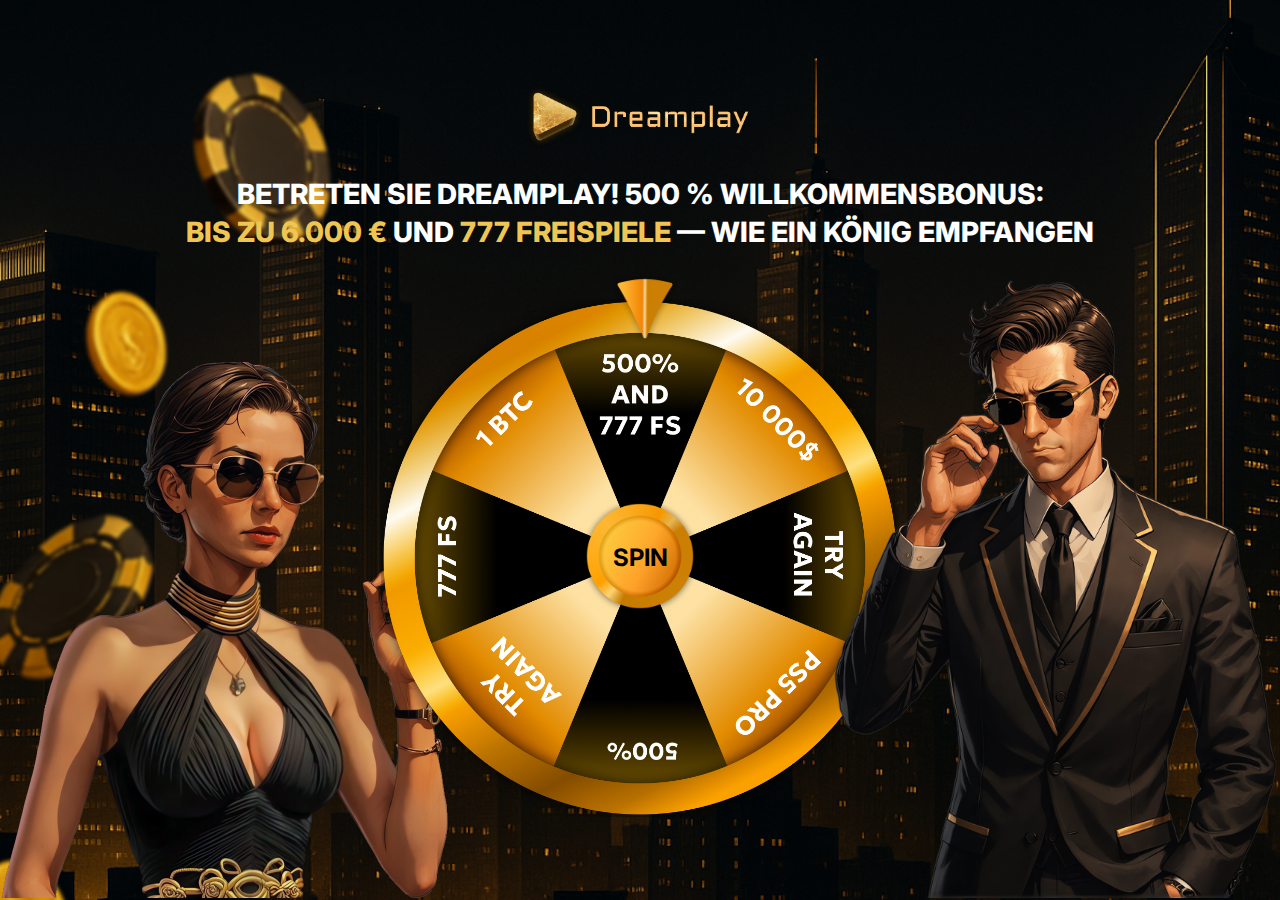
<file: de/index.html>
<!doctype html>
<html lang="en">
<head>
    <meta charset="UTF-8">
    <meta name="viewport"
          content="width=device-width, user-scalable=no, initial-scale=1.0, maximum-scale=1.0, minimum-scale=1.0">
    <meta http-equiv="X-UA-Compatible" content="ie=edge">
    <link rel="stylesheet" href="../styles.css">
    <link rel="preconnect" href="https://fonts.googleapis.com">
    <link rel="preconnect" href="https://fonts.gstatic.com" crossorigin>
    <link href="https://fonts.googleapis.com/css2?family=Inter:ital,opsz,wght@0,14..32,100..900;1,14..32,100..900&display=swap" rel="stylesheet">
    <link rel="stylesheet" href="../styles.css">
    <title>Document</title>
    <script defer src="../js.js"></script>
</head>
<body style="overflow: hidden;">
    <div class="wrapper">
        <div class="logo">
            <img src="../images/Container.png" alt="logo">
        </div>
        <p class="header">
            Betreten Sie Dreamplay! 500 % Willkommensbonus: <br/> <span class="yellow">Bis zu 6.000 €</span>
            und <span class="yellow">777 Freispiele</span> — wie ein König empfangen
        </p>
        <div class="image-wrapper">
            <img src="../images/cursor.png" alt="cursor" class="cursor">
            <img src="../images/wheel.png" alt="wheel" class="wheel">
            <img src="../images/button%20back.png" alt="button" class="button">
            <span class="spin-text">SPIN</span>
        </div>
        <div class="avatar-wrapper left">
            <img src="../images/girl.png" alt="" class="avatar">
        </div>
        <div class="avatar-wrapper right">
            <img src="../images/boy.png" alt="" class="avatar">
        </div>
    </div>
    <div class="popup">
<!--        <img src="./images/popup.png" alt="" >-->
        <h2 >GLÜCKWUNSCH!</h2>
        <p>SIE HABEN GEWONNEN:</p>

        <div class="content">
            <div class="content-image">
                <img src="../images/ezgif-2-572a4b516b%201.png" alt="" class="girl">
            </div>
            <p>
                500 % Willkommensbonus bis zu 6.000 € und 777 Freispiele
            </p>
        </div>
        <a href="https://dreamplay888.bet/" class="button-claim">Anfordern</a>
    </div>
</body>
</html>
</file>
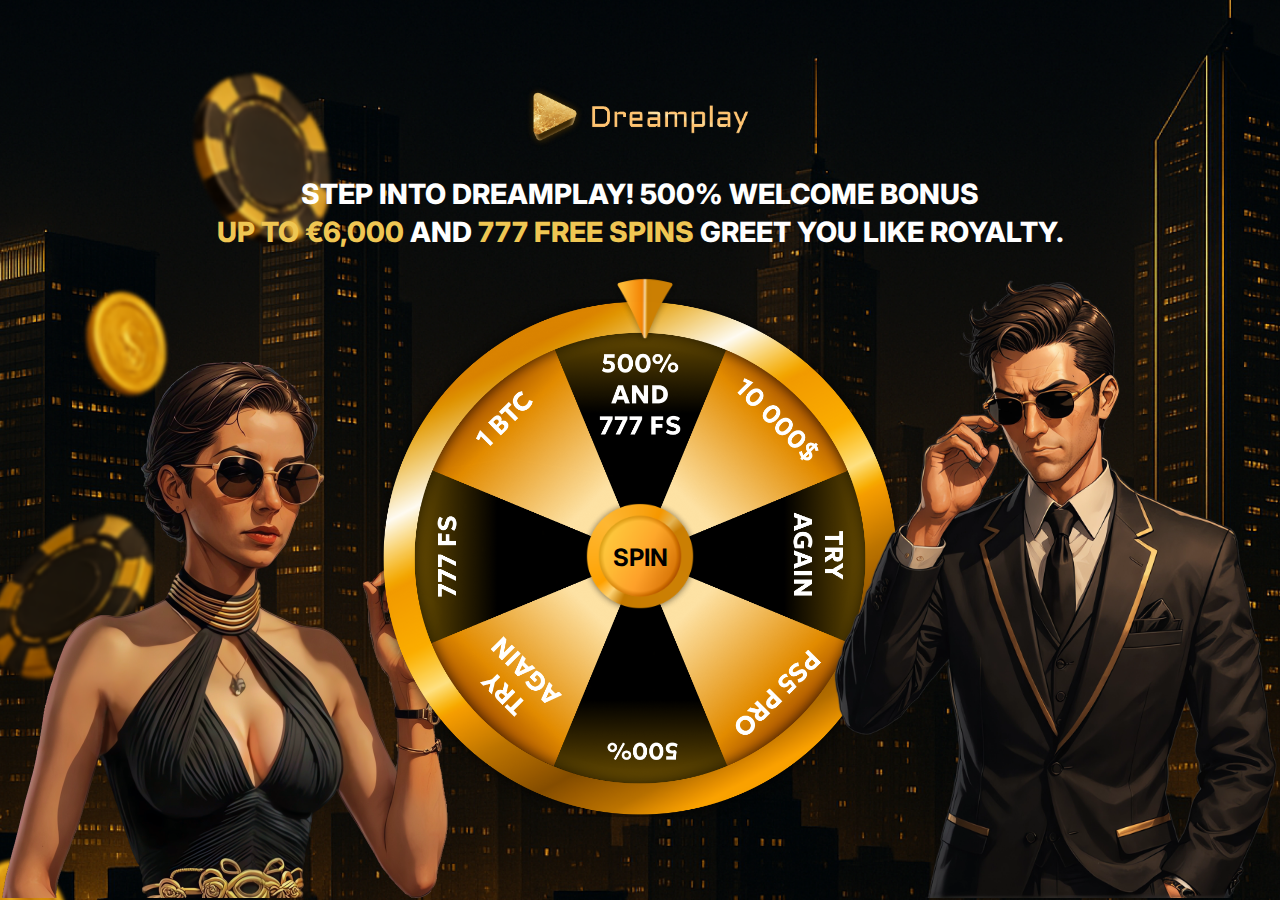
<file: en/index.html>
<!doctype html>
<html lang="en">
<head>
    <meta charset="UTF-8">
    <meta name="viewport"
          content="width=device-width, user-scalable=no, initial-scale=1.0, maximum-scale=1.0, minimum-scale=1.0">
    <meta http-equiv="X-UA-Compatible" content="ie=edge">
    <link rel="stylesheet" href="../styles.css">
    <link rel="preconnect" href="https://fonts.googleapis.com">
    <link rel="preconnect" href="https://fonts.gstatic.com" crossorigin>
    <link href="https://fonts.googleapis.com/css2?family=Inter:ital,opsz,wght@0,14..32,100..900;1,14..32,100..900&display=swap" rel="stylesheet">
    <link rel="stylesheet" href="../styles.css">
    <title>Document</title>
    <script defer src="../js.js"></script>
</head>
<body style="overflow: hidden;">
    <div class="wrapper">
        <div class="logo">
            <img src="../images/Container.png" alt="logo">
        </div>
        <p class="header">
            Step into Dreamplay! 500% Welcome Bonus <br/> <span class="yellow">up to €6,000</span>
            and <span class="yellow">777 Free Spins</span> greet you like royalty.
        </p>
        <div class="image-wrapper">
            <img src="../images/cursor.png" alt="cursor" class="cursor">
            <img src="../images/wheel.png" alt="wheel" class="wheel">
            <img src="../images/button%20back.png" alt="button" class="button">
            <span class="spin-text">SPIN</span>
        </div>
        <div class="avatar-wrapper left">
            <img src="../images/girl.png" alt="" class="avatar">
        </div>
        <div class="avatar-wrapper right">
            <img src="../images/boy.png" alt="" class="avatar">
        </div>
    </div>
    <div class="popup">
<!--        <img src="./images/popup.png" alt="" >-->
        <h2 >CONGRATS!</h2>
        <p>YOU HAVE WON:</p>

        <div class="content">
            <div class="content-image">
                <img src="../images/ezgif-2-572a4b516b%201.png" alt="" class="girl">
            </div>
            <p>
                500% Welcome Bonus up to €6,000 and 777 Free Spins
            </p>
        </div>
        <a href="https://dreamplay888.bet/" class="button-claim">Claim</a>
    </div>
</body>
</html>
</file>
<file: styles.css>
/* http://meyerweb.com/eric/tools/css/reset/
   v2.0 | 20110126
   License: none (public domain)
*/

html, body, div, span, applet, object, iframe,
h1, h2, h3, h4, h5, h6, p, blockquote, pre,
a, abbr, acronym, address, big, cite, code,
del, dfn, em, img, ins, kbd, q, s, samp,
small, strike, strong, sub, sup, tt, var,
b, u, i, center,
dl, dt, dd, ol, ul, li,
fieldset, form, label, legend,
table, caption, tbody, tfoot, thead, tr, th, td,
article, aside, canvas, details, embed,
figure, figcaption, footer, header, hgroup,
menu, nav, output, ruby, section, summary,
time, mark, audio, video {
    margin: 0;
    padding: 0;
    border: 0;
    font-size: 100%;
    font: inherit;
    vertical-align: baseline;
}
/* HTML5 display-role reset for older browsers */
article, aside, details, figcaption, figure,
footer, header, hgroup, menu, nav, section {
    display: block;
}
img {
    width: 100%;
}

body {
    line-height: 1;
    font-family: "Inter", sans-serif;
    font-optical-sizing: auto;
    font-style: normal;
    background: #111111;
    overflow-x: hidden;
}
ol, ul {
    list-style: none;
}
blockquote, q {
    quotes: none;
}
blockquote:before, blockquote:after,
q:before, q:after {
    content: '';
    content: none;
}
table {
    border-collapse: collapse;
    border-spacing: 0;
}

.wrapper {
    max-width: 1920px;
    margin: 0 auto;
    display: flex;
    justify-content: center;
    align-items: center;
    flex-direction: column;
    gap: 24px;
    height: 100vh;
    background: url("./images/background.png") no-repeat;
    background-size: cover;
    padding: 0 16px;

    @media screen and (max-width: 480px) {
        display: block;
    }
}

.logo {
    max-width: 232px;
    width: 100%;
    @media screen and (max-width: 480px) {
        margin: 0 auto;
    }
}

.avatar-wrapper {
    max-width: 448px;
    width: 100%;
    position: absolute;
    bottom: 0;
    img {
        width: 100%;
    }

    @media screen and (max-width: 768px){
        max-width: 409px;
    }
    @media screen and (max-width: 480px){
        display: none;
    }
}

.left {
    left: 90px;
    @media screen and (max-width: 1280px) {
        left: 0px;
    }

    @media screen and (max-width: 1024px) {
        left: -110px;
    }
    @media screen and (max-width: 768px) {
        left: -170px;
    }
}

.right {
    right: 90px;
    z-index: 7;

    @media screen and (max-width: 1280px) {
        right: 0px;
    }
    @media screen and (max-width: 1024px) {
        right: -110px;
    }
    @media screen and (max-width: 768px) {
        right: -170px;
    }
}

.avatar {
    bottom: 0;
}
.image-wrapper {
    max-width: 518px;
    height: 518px;
    position: relative;
    z-index: 5;
    img {
        width: 100%;
    }

    @media screen and (max-width: 480px) {
        max-width: 314px;
        height: auto;
        margin: 0 auto;
    }
}

.spin {
    animation: spin 3s both cubic-bezier(.56,-0.2,.57,1.27);
}

.popup {
    position: fixed;
    width: 520px;
    top: 50%;
    left: 50%;
    transform: translate(-50%, -50%);
    z-index: 999999;
    border-radius: 16px;
    img {
        width: 100%;
    }
    
    @media screen and (max-width: 550px) {
        width: calc(100% - 21px);
    }
}

.wheel-spin {
    animation: wheel-spin 3s both cubic-bezier(.56,-0.2,.57,1.27);
}

.button {
    max-width: 124px;
    height: 124px;
    position: absolute;
    left: 50%;
    top: 50%;
    transform: translate(-50%, -50%);
    &:hover {
        cursor: pointer;
    }
    img {
        width: 100%;
        height: 100%;
    }
}

.cursor {
    width: 73px !important;
    height: 110px;
    position: absolute;
    top: -45px;
    left: 50%;
    transform: translateX(-50%);
    z-index: 9999;
}

.yellow {
    color: #EFC653;
}
.blur:after {
    content: "";
    position: absolute;
    left: 0;
    right: 0;
    bottom: 0;
    top: 0;
    background-color: rgba(0, 0, 0, 0.52);
    z-index: 9999;
}
.popup {
    scale: 0;
    transition: scale 0.5s;
    background: url("./images/popup back.png") no-repeat;
    background-size: cover;
    border-radius: 24px;
    padding: 32px 30px;

    h2 {
        font-weight: 700;
        font-size: 24px;
        letter-spacing: 0.31px;
        text-align: center;
        color: #EFC653;
        margin: 0 0 16px 0;
    }
    p {
        font-weight: 900;
        font-size: 20px;
        line-height: 100%;
        letter-spacing: 0.31px;
        text-align: center;
        color: #fff;
        margin: 0 0 16px 0;
    }

    .content {
        background-color: #151100;
        border-radius: 16px;
        padding: 16px;
        border: 1px solid #ECC153;
        display: flex;
        align-items: center;
        gap: 16px;
        margin: 0 auto 29px;
        p {
            font-weight: 900;
            font-size: 24px;
            line-height: 100%;
            letter-spacing: 0.31px;
            color: #fff;
            text-align: left;
            margin: 0;
        }
    }

    .content-image {
        min-width: 68px;
        width: 68px;
        height: 81px;
        img {
            max-width: 100%;
        }
    }

    .button-claim {
        background: url('./images/button (1).png') no-repeat;
        background-size: cover;
        text-decoration: none;
        color: #12110E;
        font-weight: 700;
        font-size: 18px;
        line-height: 20px;
        text-transform: capitalize;
        padding: 12px 48px;
        border-radius: 12px;
        display: block;
        width: fit-content;
        margin: 0 auto;
    }
}
.header {
    font-weight: 800;
    font-size: 28px;
    line-height: 38px;
    text-align: center;
    text-transform: uppercase;
    color: #fff;
    max-width: 1120px;
    margin: 0 auto 24px;

    @media screen and (max-width: 480px) {
        font-size: 18px;
        line-height: 22px;
        max-width: 316px;
        margin: 0 auto 128px;
    }
    @media screen and (max-width: 360px) {
        margin: 0 auto 35px;
    }
}

.popup.active {
    scale: 1;
}

.spin-text {
    font-size: 24px;
    font-weight: bold;
    position: absolute;
    top: 50%;
    left: 50%;
    transform: translate(-50%, -50%);
    &:hover {
        cursor: pointer;
    }
}

/*@keyframes spin {*/
/*    0% {*/
/*        transform: rotate(0deg);*/
/*    }*/
/*    100% {*/
/*        transform: rotate(1080deg);*/
/*    }*/
/*}*/

/*@keyframes wheel-spin {*/
/*    0% {*/
/*        transform: rotate(0deg);*/
/*    }*/
/*    100% {*/
/*        transform: rotate(855deg);*/
/*    }*/
/*}*/
</file>
